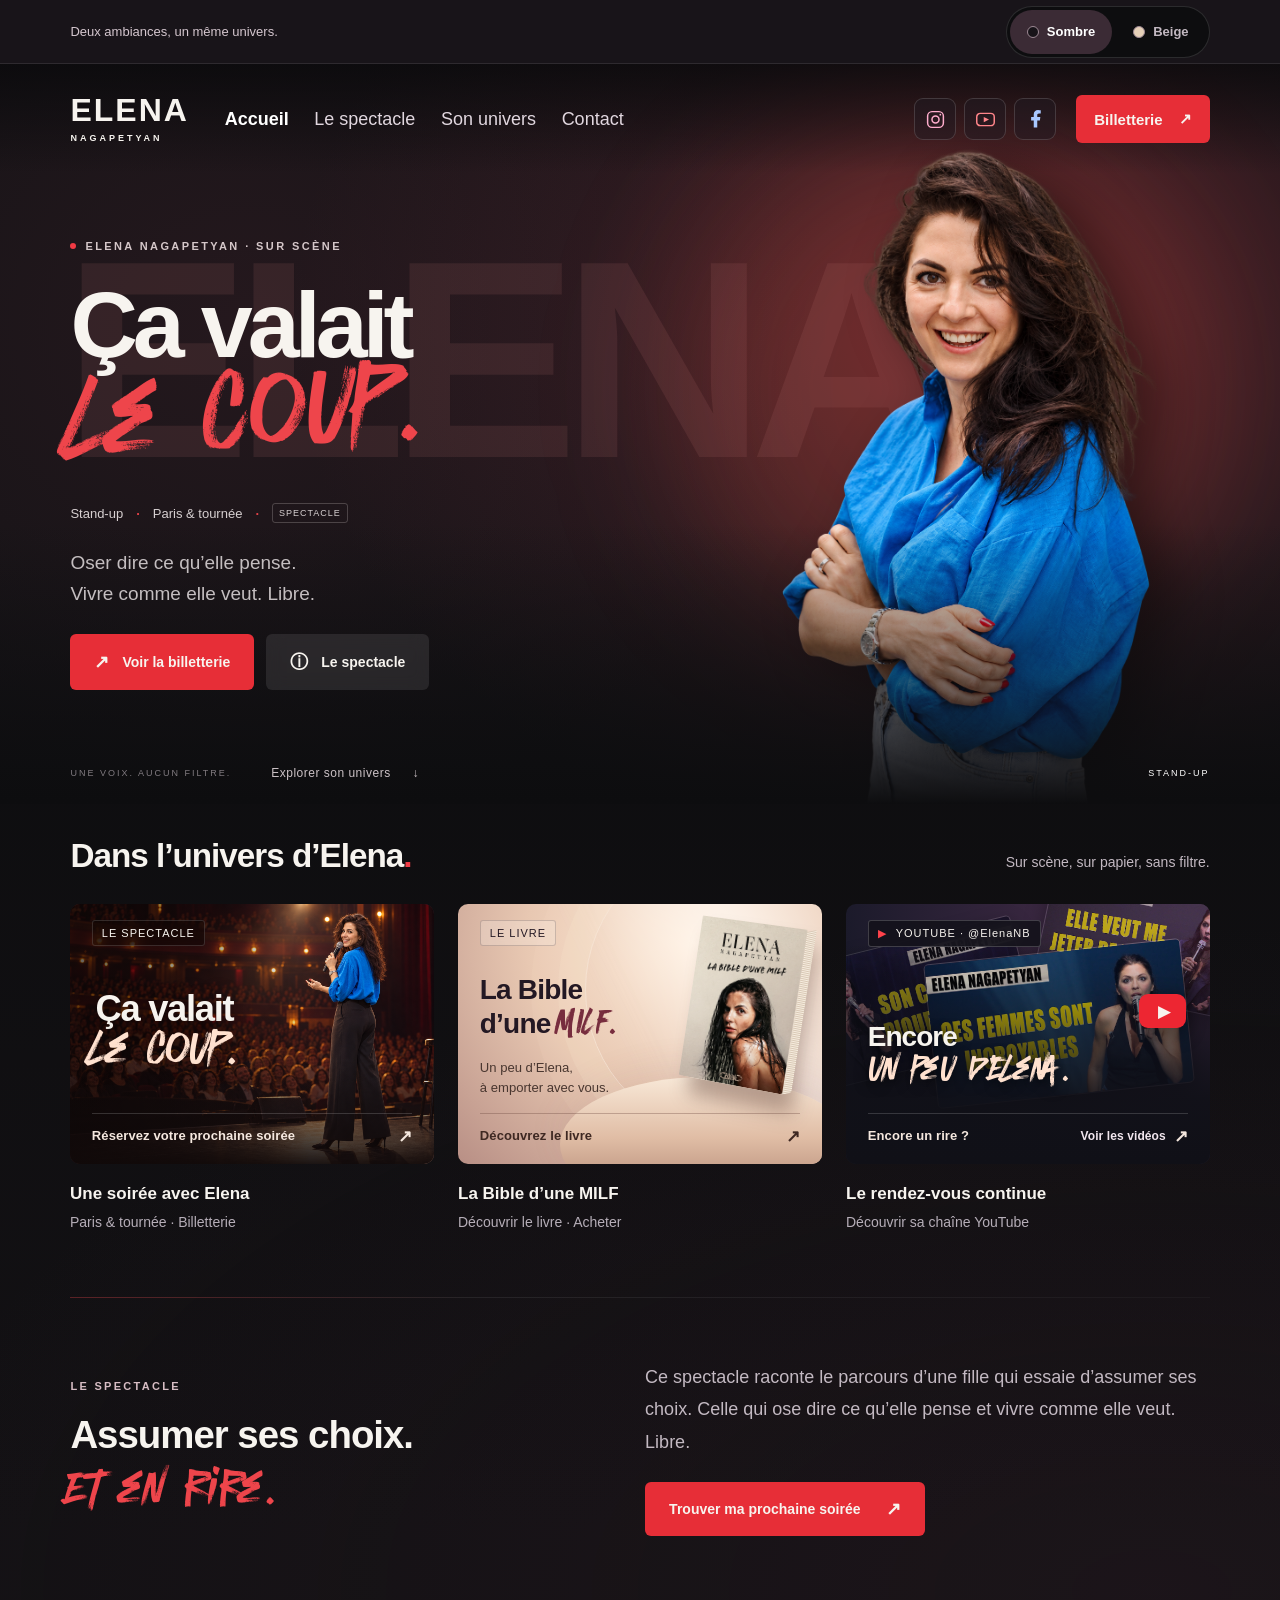
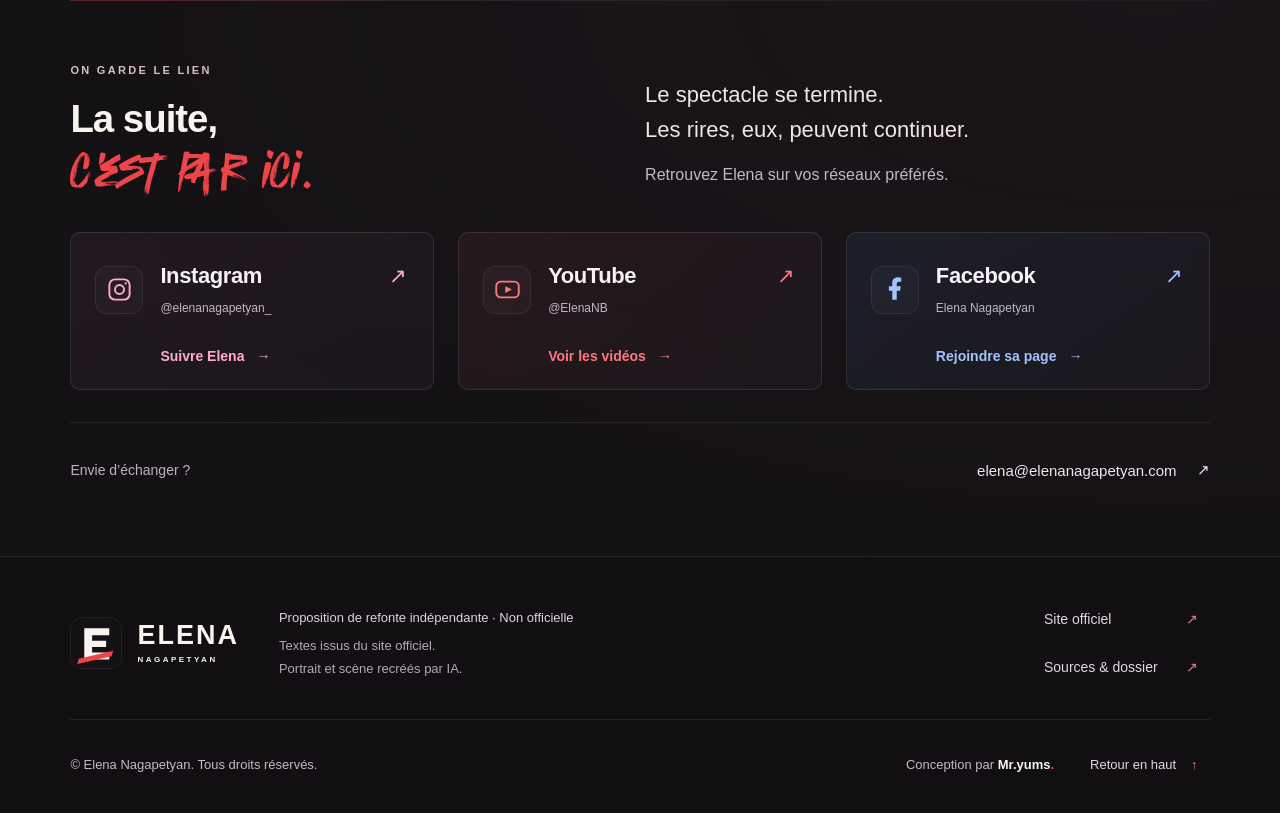
<file: site/index.html>
<!doctype html>
<html lang="fr"><head><meta charset="utf-8"><meta name="viewport" content="width=device-width,initial-scale=1"><meta name="robots" content="noindex,nofollow"><meta name="description" content="Une proposition créative autour de l’univers d’Elena Nagapetyan."><title>Elena — Ça valait le coup · Concept</title><link rel="icon" type="image/png" sizes="32x32" href="assets/favicon-32.png"><link rel="icon" type="image/svg+xml" href="assets/favicon.svg"><link rel="apple-touch-icon" sizes="180x180" href="assets/apple-touch-icon.png"><script src="theme.js?v=1"></script><link rel="stylesheet" href="style.css?v=beige-social-17"></head>
<body>
<div class="theme-preview"><span>Deux ambiances, un même univers.</span><div class="theme-picker" role="group" aria-label="Ambiance du site"><button type="button" data-theme-choice="dark" aria-pressed="true"><i class="swatch-dark" aria-hidden="true"></i>Sombre</button><button type="button" data-theme-choice="beige" aria-pressed="false"><i class="swatch-beige" aria-hidden="true"></i>Beige</button></div></div>
<a class="skip" href="#spectacle">Aller au contenu</a>
<header><a class="brand" href="#accueil" aria-label="Elena, accueil">ELENA<span>NAGAPETYAN</span></a><nav aria-label="Navigation principale"><a class="active" href="#accueil">Accueil</a><a href="#spectacle">Le spectacle</a><a href="#univers">Son univers</a><a href="#contact">Contact</a></nav><div class="header-actions"><div class="header-socials" aria-label="Réseaux sociaux"><a class="header-social header-instagram" href="https://www.instagram.com/elenanagapetyan_/" target="_blank" rel="noopener noreferrer" aria-label="Elena sur Instagram" title="Elena sur Instagram"><svg aria-hidden="true" viewBox="0 0 24 24" fill="none" stroke="currentColor" stroke-width="1.7"><rect x="3" y="3" width="18" height="18" rx="5"/><circle cx="12" cy="12" r="4"/><circle cx="17.5" cy="6.5" r="1" fill="currentColor" stroke="none"/></svg></a><a class="header-social header-youtube" href="https://www.youtube.com/@ElenaNB" target="_blank" rel="noopener noreferrer" aria-label="Elena sur YouTube" title="Elena sur YouTube"><svg aria-hidden="true" viewBox="0 0 24 24" fill="none" stroke="currentColor" stroke-width="1.7"><rect x="2" y="5" width="20" height="14" rx="4"/><path d="m10 9 6 3-6 3Z" fill="currentColor" stroke="none"/></svg></a><a class="header-social header-facebook" href="https://www.facebook.com/p/Elena-Nagapetyan-100076068015422/" target="_blank" rel="noopener noreferrer" aria-label="Elena sur Facebook" title="Elena sur Facebook"><svg aria-hidden="true" viewBox="0 0 24 24" fill="none" stroke="currentColor" stroke-width="1.7"><path d="M14 21v-8h3l.5-4H14V7c0-1 .4-2 2-2h2V1.5A25 25 0 0 0 15 1c-3 0-5 2-5 5v3H7v4h3v8Z" fill="currentColor" stroke="none"/></svg></a></div><a class="tickets" href="https://linktr.ee/elenanb" target="_blank" rel="noopener noreferrer">Billetterie <span>↗</span></a></div></header>
<main><section class="hero" id="accueil"><div class="glow"></div><div class="backword" aria-hidden="true">ELENA</div><img class="portrait" src="assets/elena-hd.png" alt="Elena Nagapetyan" fetchpriority="high"><div class="hero-shade"></div><div class="hero-content"><p class="eyebrow"><span></span> ELENA NAGAPETYAN · SUR SCÈNE</p><h1><span>Ça valait</span><br><em>le coup.</em></h1><div class="metadata"><span>Stand-up</span><b>·</b><span>Paris & tournée</span><b>·</b><span class="tag">SPECTACLE</span></div><p class="intro">Oser dire ce qu’elle pense.<br>Vivre comme elle veut. Libre.</p><div class="actions"><a class="button primary" href="https://linktr.ee/elenanb" target="_blank" rel="noopener noreferrer"><span>↗</span> Voir la billetterie</a><a class="button secondary" href="#spectacle"><span>ⓘ</span> Le spectacle</a></div></div><div class="hero-bottom"><span>UNE VOIX. AUCUN FILTRE.</span><a href="#univers">Explorer son univers <span>↓</span></a><span class="index">STAND-UP</span></div></section>
<section class="catalog section" id="univers"><div class="section-heading"><h2>Dans l’univers d’Elena<span>.</span></h2><span>Sur scène, sur papier, sans filtre.</span></div><div class="cards"><a class="card stage" href="https://linktr.ee/elenanb" target="_blank" rel="noopener noreferrer"><div class="card-art"><span class="pill">LE SPECTACLE</span><img class="scene-photo" src="assets/elena-scene.png" alt="Illustration générée d’Elena debout sur scène face à une salle de spectacle" loading="lazy"><span class="scene-shade" aria-hidden="true"></span><div class="card-title">Ça valait<br><em>le coup.</em></div><span class="card-cta">Réservez votre prochaine soirée <span aria-hidden="true">↗</span></span></div><div class="card-caption"><h3>Une soirée avec Elena</h3><p>Paris & tournée · Billetterie</p></div></a><a class="card book" href="https://www.interforum.fr/Affiliations/accueil.do?refLivre=9782749964133&amp;refEditeur=132&amp;type=P" target="_blank" rel="noopener noreferrer"><div class="card-art"><span class="pill">LE LIVRE</span><span class="book-orbit" aria-hidden="true"></span><span class="book-plinth" aria-hidden="true"></span><div class="book-copy"><strong>La Bible<br><span>d’une <em>MILF.</em></span></strong><small>Un peu d’Elena,<br>à emporter avec vous.</small></div><div class="book-object"><img src="assets/livre-couverture.jpg" alt="Couverture originale de La Bible d’une MILF, Elena Nagapetyan, éditions Michel Lafon" loading="lazy"></div><span class="card-cta">Découvrez le livre <span aria-hidden="true">↗</span></span></div><div class="card-caption"><h3>La Bible d’une MILF</h3><p>Découvrir le livre · Acheter</p></div></a><a class="card video" href="https://www.youtube.com/@ElenaNB" target="_blank" rel="noopener noreferrer"><div class="card-art"><div class="youtube-mosaic" aria-hidden="true"><img class="yt-back" src="assets/youtube-2.jpg" alt="" loading="lazy"><img class="yt-side" src="assets/youtube-3.jpg" alt="" loading="lazy"><img class="yt-front" src="assets/youtube-1.jpg" alt="" loading="lazy"></div><span class="video-shade" aria-hidden="true"></span><span class="pill youtube-label"><span>▶</span> YOUTUBE · @ElenaNB</span><span class="play" aria-hidden="true">▶</span><div class="video-type">Encore<br><em>un peu d’Elena.</em></div><span class="card-cta">Encore un rire ? <span class="cta-action">Voir les vidéos</span> <span aria-hidden="true">↗</span></span></div><div class="card-caption"><h3>Le rendez-vous continue</h3><p>Découvrir sa chaîne YouTube</p></div></a></div></section>
<section class="story section" id="spectacle"><div><p class="eyebrow">LE SPECTACLE</p><h2>Assumer ses choix.<br><em>Et en rire.</em></h2></div><div class="story-copy"><p>Ce spectacle raconte le parcours d’une fille qui essaie d’assumer ses choix. Celle qui ose dire ce qu’elle pense et vivre comme elle veut. Libre.</p><a class="button primary story-booking" href="https://linktr.ee/elenanb" target="_blank" rel="noopener noreferrer">Trouver ma prochaine soirée <span aria-hidden="true">↗</span></a></div></section>
<section class="contact section" id="contact"><div class="contact-heading"><p class="eyebrow">ON GARDE LE LIEN</p><h2>La suite,<br><em>c’est par ici.</em></h2></div><p class="contact-intro">Le spectacle se termine.<br>Les rires, eux, peuvent continuer.<span>Retrouvez Elena sur vos réseaux préférés.</span></p><div class="socials" aria-label="Retrouver Elena sur les réseaux sociaux"><a class="social-link social-instagram" href="https://www.instagram.com/elenanagapetyan_/" target="_blank" rel="noopener noreferrer"><span class="social-icon" aria-hidden="true"><svg viewBox="0 0 24 24" fill="none" stroke="currentColor" stroke-width="1.7"><rect x="3" y="3" width="18" height="18" rx="5"/><circle cx="12" cy="12" r="4"/><circle cx="17.5" cy="6.5" r="1" fill="currentColor" stroke="none"/></svg></span><span class="social-name">Instagram</span><span class="social-handle">@elenanagapetyan_</span><span class="social-arrow" aria-hidden="true">↗</span><span class="social-invite">Suivre Elena <span aria-hidden="true">→</span></span></a><a class="social-link social-youtube" href="https://www.youtube.com/@ElenaNB" target="_blank" rel="noopener noreferrer"><span class="social-icon" aria-hidden="true"><svg viewBox="0 0 24 24" fill="none" stroke="currentColor" stroke-width="1.7"><rect x="2" y="5" width="20" height="14" rx="4"/><path d="m10 9 6 3-6 3Z" fill="currentColor" stroke="none"/></svg></span><span class="social-name">YouTube</span><span class="social-handle">@ElenaNB</span><span class="social-arrow" aria-hidden="true">↗</span><span class="social-invite">Voir les vidéos <span aria-hidden="true">→</span></span></a><a class="social-link social-facebook" href="https://www.facebook.com/p/Elena-Nagapetyan-100076068015422/" target="_blank" rel="noopener noreferrer"><span class="social-icon" aria-hidden="true"><svg viewBox="0 0 24 24" fill="none" stroke="currentColor" stroke-width="1.7"><path d="M14 21v-8h3l.5-4H14V7c0-1 .4-2 2-2h2V1.5A25 25 0 0 0 15 1c-3 0-5 2-5 5v3H7v4h3v8Z" fill="currentColor" stroke="none"/></svg></span><span class="social-name">Facebook</span><span class="social-handle">Elena Nagapetyan</span><span class="social-arrow" aria-hidden="true">↗</span><span class="social-invite">Rejoindre sa page <span aria-hidden="true">→</span></span></a></div><div class="contact-mail"><span>Envie d’échanger ?</span><a class="email" href="mailto:elena@elenanagapetyan.com">elena@elenanagapetyan.com <span aria-hidden="true">↗</span></a></div></section>
</main><footer class="site-footer">
<div class="footer-main"><a class="footer-identity" href="#accueil" aria-label="Elena Nagapetyan — retour à l’accueil"><img src="assets/favicon.svg" width="52" height="52" alt=""><span class="brand">ELENA<span>NAGAPETYAN</span></span></a><p class="footer-note"><strong>Proposition de refonte indépendante · Non officielle</strong><span>Textes issus du site officiel.<br>Portrait et scène recréés par IA.</span></p><nav class="footer-links" aria-label="Informations sur le site"><a href="https://www.elenanagapetyan.com/" target="_blank" rel="noopener noreferrer">Site officiel <span aria-hidden="true">↗</span></a><a href="dossier.html">Sources & dossier <span aria-hidden="true">↗</span></a></nav></div>
<div class="footer-credits"><span>© Elena Nagapetyan. Tous droits réservés.</span><span class="footer-signature">Conception par <strong>Mr.yums<span aria-hidden="true">.</span></strong></span><a class="back-to-top" href="#accueil">Retour en haut <span aria-hidden="true">↑</span></a></div>
</footer>
<script src="interactions.js?v=3" defer></script>
</body></html>
</file>
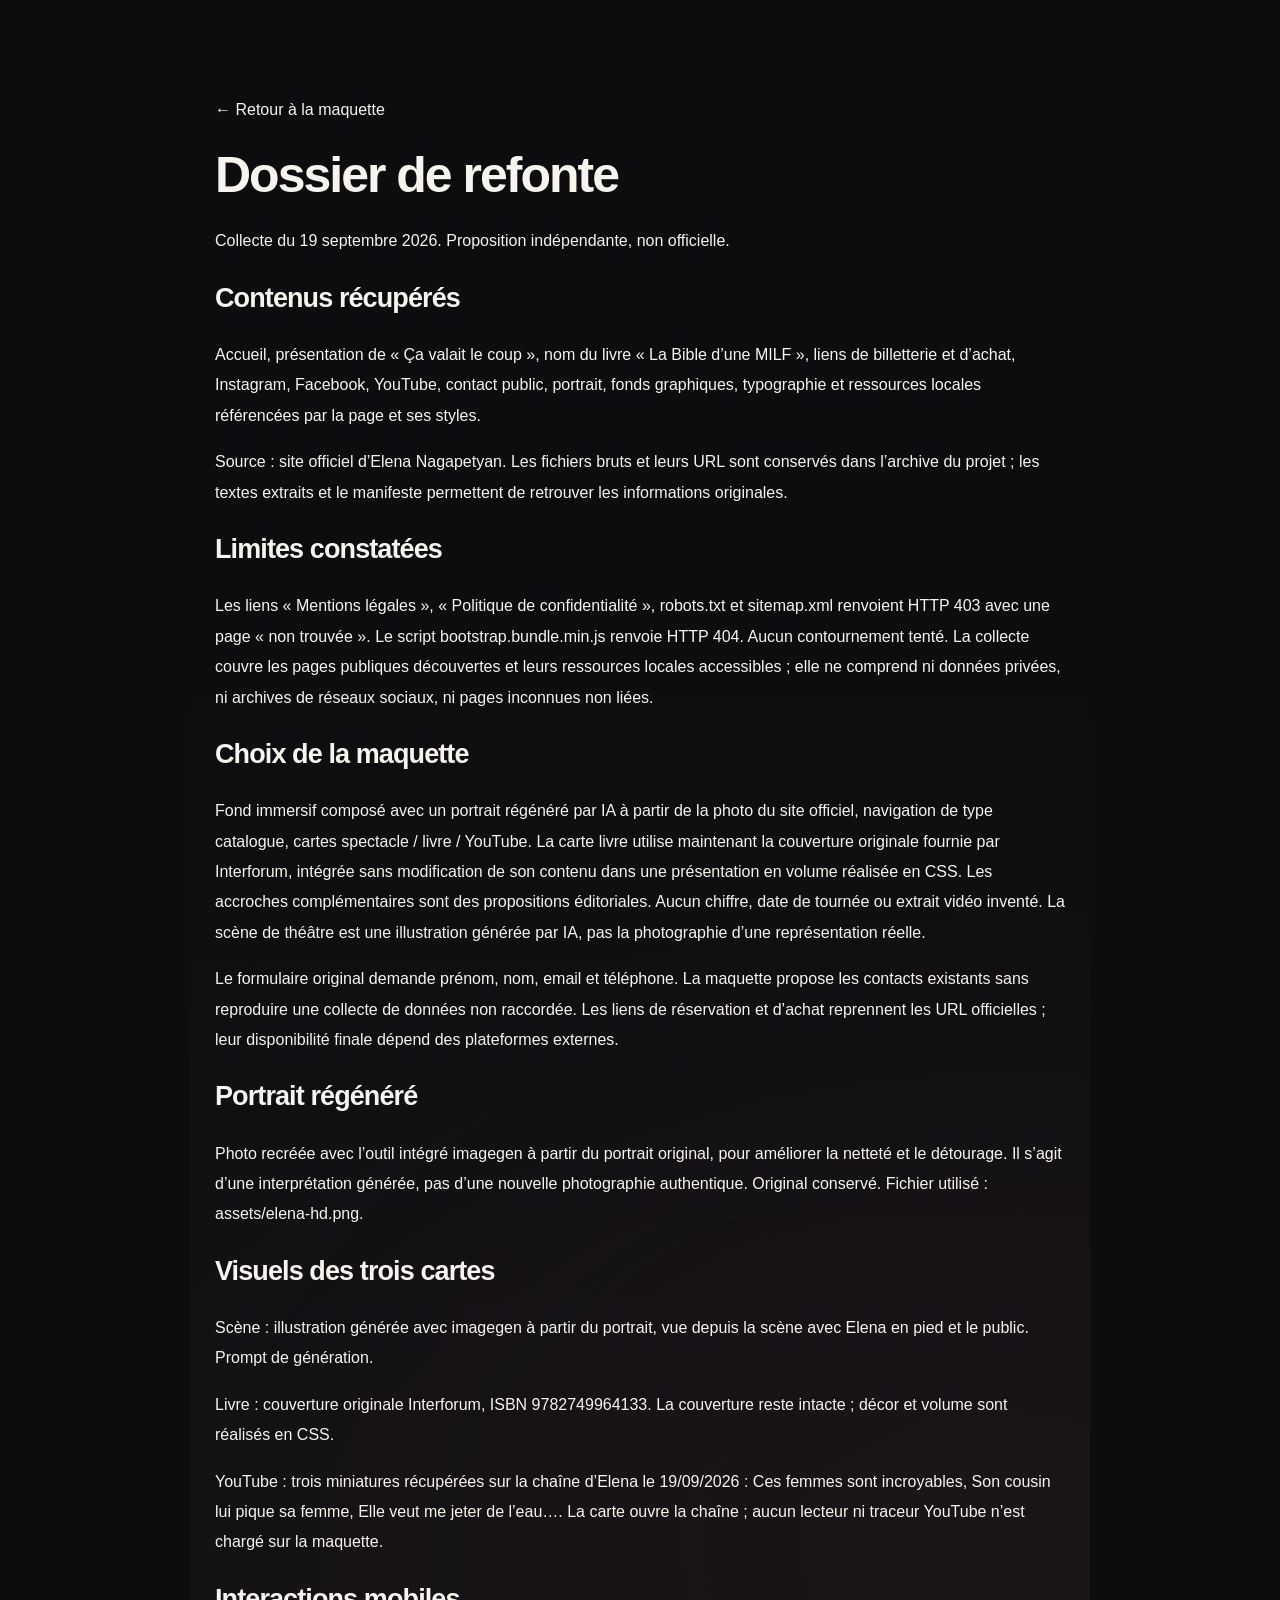
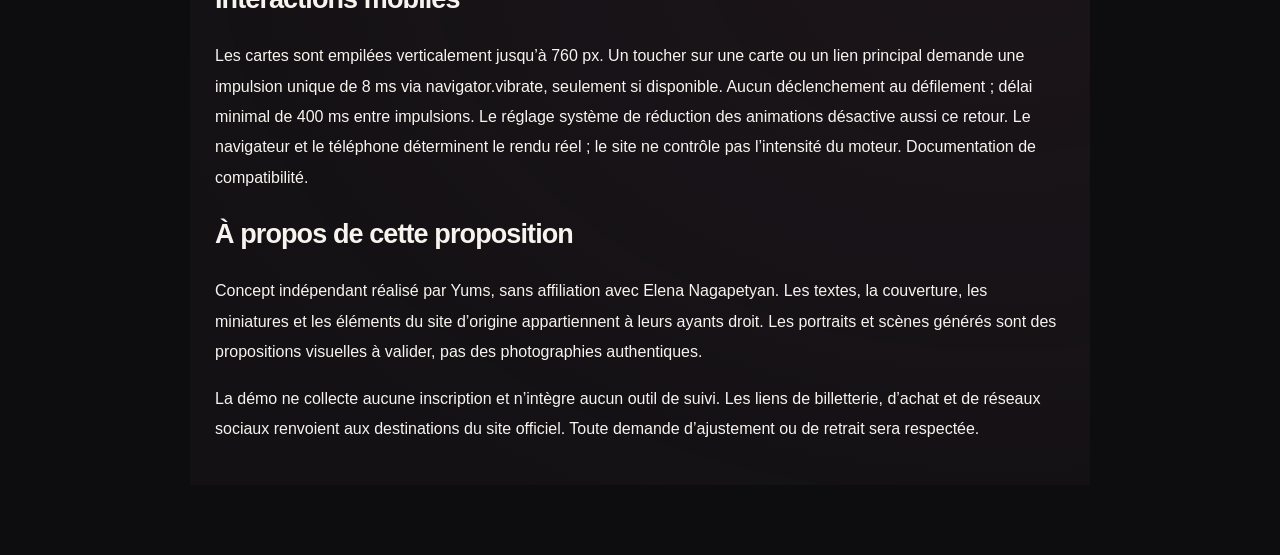
<file: site/dossier.html>
<!doctype html><html lang="fr"><meta charset="utf-8"><meta name="viewport" content="width=device-width,initial-scale=1"><meta name="robots" content="noindex,nofollow"><title>Dossier de refonte — Elena</title><link rel="icon" type="image/png" sizes="32x32" href="assets/favicon-32.png"><link rel="icon" type="image/svg+xml" href="assets/favicon.svg"><link rel="apple-touch-icon" sizes="180x180" href="assets/apple-touch-icon.png"><link rel="stylesheet" href="style.css"><main style="max-width:900px;margin:70px auto;padding:25px;line-height:1.9"><a href="index.html">← Retour à la maquette</a><h1 style="font-size:50px;letter-spacing:-2px">Dossier de refonte</h1><p>Collecte du 19 septembre 2026. Proposition indépendante, non officielle.</p><h2>Contenus récupérés</h2><p>Accueil, présentation de « Ça valait le coup », nom du livre « La Bible d’une MILF », liens de billetterie et d’achat, Instagram, Facebook, YouTube, contact public, portrait, fonds graphiques, typographie et ressources locales référencées par la page et ses styles.</p><p>Source : <a href="https://www.elenanagapetyan.com/">site officiel d’Elena Nagapetyan</a>. Les fichiers bruts et leurs URL sont conservés dans l’archive du projet ; les textes extraits et le manifeste permettent de retrouver les informations originales.</p><h2>Limites constatées</h2><p>Les liens « Mentions légales », « Politique de confidentialité », robots.txt et sitemap.xml renvoient HTTP 403 avec une page « non trouvée ». Le script bootstrap.bundle.min.js renvoie HTTP 404. Aucun contournement tenté. La collecte couvre les pages publiques découvertes et leurs ressources locales accessibles ; elle ne comprend ni données privées, ni archives de réseaux sociaux, ni pages inconnues non liées.</p><h2>Choix de la maquette</h2><p>Fond immersif composé avec un portrait régénéré par IA à partir de la photo du site officiel, navigation de type catalogue, cartes spectacle / livre / YouTube. La carte livre utilise maintenant la couverture originale fournie par Interforum, intégrée sans modification de son contenu dans une présentation en volume réalisée en CSS. Les accroches complémentaires sont des propositions éditoriales. Aucun chiffre, date de tournée ou extrait vidéo inventé. La scène de théâtre est une illustration générée par IA, pas la photographie d’une représentation réelle.</p><p>Le formulaire original demande prénom, nom, email et téléphone. La maquette propose les contacts existants sans reproduire une collecte de données non raccordée. Les liens de réservation et d’achat reprennent les URL officielles ; leur disponibilité finale dépend des plateformes externes.</p><h2>Portrait régénéré</h2><p>Photo recréée avec l’outil intégré imagegen à partir du portrait original, pour améliorer la netteté et le détourage. Il s’agit d’une interprétation générée, pas d’une nouvelle photographie authentique. Original conservé. Fichier utilisé : <a href="assets/elena-hd.png">assets/elena-hd.png</a>.</p><h2>Visuels des trois cartes</h2><p>Scène : <a href="assets/elena-scene.png">illustration générée avec imagegen</a> à partir du portrait, vue depuis la scène avec Elena en pied et le public. <a href="https://github.com/Mr-yums/elena-concept/blob/main/docs/scene-prompt.txt">Prompt de génération</a>.</p><p>Livre : <a href="https://images.interforum.fr/978274/99/64/9782749964133WEB.jpg">couverture originale Interforum</a>, ISBN 9782749964133. La couverture reste intacte ; décor et volume sont réalisés en CSS.</p><p>YouTube : trois miniatures récupérées sur <a href="https://www.youtube.com/@ElenaNB/videos">la chaîne d’Elena</a> le 19/09/2026 : <a href="https://www.youtube.com/watch?v=VhtBZRbJqCU">Ces femmes sont incroyables</a>, <a href="https://www.youtube.com/watch?v=33CzCwHyKsQ">Son cousin lui pique sa femme</a>, <a href="https://www.youtube.com/watch?v=DvfW4JqS9_U">Elle veut me jeter de l’eau…</a>. La carte ouvre la chaîne ; aucun lecteur ni traceur YouTube n’est chargé sur la maquette.</p><h2>Interactions mobiles</h2><p>Les cartes sont empilées verticalement jusqu’à 760 px. Un toucher sur une carte ou un lien principal demande une impulsion unique de 8 ms via navigator.vibrate, seulement si disponible. Aucun déclenchement au défilement ; délai minimal de 400 ms entre impulsions. Le réglage système de réduction des animations désactive aussi ce retour. Le navigateur et le téléphone déterminent le rendu réel ; le site ne contrôle pas l’intensité du moteur. <a href="https://developer.mozilla.org/en-US/docs/Web/API/Navigator/vibrate">Documentation de compatibilité</a>.</p><h2>À propos de cette proposition</h2><p>Concept indépendant réalisé par Yums, sans affiliation avec Elena Nagapetyan. Les textes, la couverture, les miniatures et les éléments du site d’origine appartiennent à leurs ayants droit. Les portraits et scènes générés sont des propositions visuelles à valider, pas des photographies authentiques.</p><p>La démo ne collecte aucune inscription et n’intègre aucun outil de suivi. Les liens de billetterie, d’achat et de réseaux sociaux renvoient aux destinations du site officiel. Toute demande d’ajustement ou de retrait sera respectée.</p></main></html>
</file>
<file: site/style.css>
@font-face{font-family:Marker;src:url('assets/marker.woff2') format('woff2');font-display:swap}*{box-sizing:border-box}html{scroll-behavior:smooth;scroll-padding-top:110px}body{margin:0;background:#0d0d0f;color:#f7f4ef;font-family:Arial,Helvetica,sans-serif}a{color:inherit;text-decoration:none}a:focus-visible{outline:3px solid #ff575b;outline-offset:6px}header{height:102px;padding:0 5.5%;display:flex;align-items:center;gap:65px;position:absolute;inset:0 0 auto;z-index:5;background:linear-gradient(#09090bc9,transparent)}.brand{font-size:32px;font-weight:900;letter-spacing:2px;line-height:.9}.brand span{display:block;font-size:9px;letter-spacing:3px;margin-top:9px}nav{display:flex;gap:30px;align-items:center;font-size:13px;color:#c5c1c1}nav a:hover,nav .active{color:#fff}.tickets{margin-left:auto;background:#e72e37;padding:12px 20px;border-radius:4px;font-size:13px;font-weight:bold}.tickets span{margin-left:18px}.hero{height:790px;min-height:700px;position:relative;overflow:hidden;background:radial-gradient(ellipse at 75% 36%,#62252c 0%,#28191e 32%,#141316 62%)}.glow{position:absolute;right:5%;top:8%;height:530px;width:530px;border-radius:50%;background:#e85d4930;filter:blur(70px)}.backword{position:absolute;left:39%;top:150px;font-size:clamp(180px,24vw,400px);font-weight:900;letter-spacing:-20px;color:#c2787130;line-height:1}.portrait{position:absolute;height:880px;width:auto;right:6%;top:70px;filter:drop-shadow(-25px 15px 25px #0007)}.hero-shade{position:absolute;inset:0;background:linear-gradient(90deg,#0d0d0fa6 0%,transparent 65%),linear-gradient(0deg,#0d0d0f 0%,transparent 38%)}.hero-content{position:relative;padding:195px 5.5% 0;max-width:750px}.eyebrow{font-size:10px;font-weight:bold;letter-spacing:2.6px;color:#d5c7c9;display:flex;align-items:center;gap:9px}.eyebrow>span{width:6px;height:6px;background:#f03a44;border-radius:50%}h1{font-size:clamp(70px,7.7vw,118px);letter-spacing:-6px;line-height:1.02;margin:25px 0 25px}em{font-family:Marker,Georgia,serif;font-weight:400;font-style:normal;color:#ee454b}h1 em{font-size:1.04em;letter-spacing:-2px;display:inline-block;transform:rotate(-4deg)}.metadata{display:flex;gap:13px;align-items:center;color:#d7d0d1;font-size:12px}.metadata b{color:#e54248}.tag{border:1px solid #9c92935e;border-radius:3px;padding:4px 6px;font-size:9px;letter-spacing:1px}.intro{font-size:18px;line-height:1.65;color:#c4bec0;margin:24px 0}.actions{display:flex;gap:12px}.button{display:inline-flex;align-items:center;gap:13px;padding:16px 22px;border-radius:4px;font-size:13px;font-weight:bold;transition:transform .2s,background .2s}.button:hover{transform:translateY(-3px)}.primary{background:#e72e37}.primary:hover,.tickets:hover{background:#ff4048}.secondary{background:#ffffff18;backdrop-filter:blur(8px)}.button span{font-size:18px}.hero-bottom{position:absolute;bottom:32px;left:5.5%;right:5.5%;display:flex;justify-content:space-between;align-items:center;color:#817b80;font-size:9px;letter-spacing:2px}.hero-bottom a{color:#ccc2c6;letter-spacing:.5px;font-size:11px}.hero-bottom a span{margin-left:18px}.index{color:#fff}.index i{font-style:normal;color:#51484d;margin:0 8px}.section{padding:40px 5.5% 65px}.section-heading{display:flex;align-items:center;justify-content:space-between;margin-bottom:26px}h2{font-size:27px;letter-spacing:-.9px;margin:0}.section-heading h2 span{color:#f13c46}.section-heading>span{color:#858187;font-size:12px}.cards{display:grid;grid-template-columns:repeat(3,1fr);gap:22px}.card{min-width:0}.card-art{height:250px;position:relative;overflow:hidden;border-radius:7px;transition:transform .3s,box-shadow .3s}.card:hover .card-art{transform:translateY(-6px);box-shadow:0 15px 40px #0006}.pill{position:absolute;top:18px;left:18px;background:#0005;backdrop-filter:blur(8px);border:1px solid #ffffff25;border-radius:3px;padding:6px 8px;font-size:8px;letter-spacing:1.5px;z-index:2}.stage .card-art{background:radial-gradient(ellipse at right,#81413e,#33212a 70%)}.stage img{position:absolute;height:395px;right:0;top:20px}.card-title{position:absolute;left:22px;bottom:33px;font-weight:900;font-size:37px;letter-spacing:-1.4px;line-height:1}.card-title em{font-size:44px;color:#ffcebd}.round{position:absolute;bottom:17px;right:17px;border-radius:50%;border:1px solid #fff6;width:29px;height:29px;display:grid;place-items:center;font-size:16px}.book .card-art{background:#d9b8cd;color:#231823}.book .pill{background:#ffffff35;border-color:#23182330}.book-small{position:absolute;top:70px;left:24px;font-size:9px;font-weight:bold;letter-spacing:2px}.book-type{position:absolute;left:24px;top:98px;font-size:40px;font-weight:900;letter-spacing:-2px;line-height:1.05}.book-type em{color:#903751;font-size:48px}.book-type>span{position:absolute;left:260px;top:-5px;font-size:100px;transform:rotate(-20deg);color:#9f68885c}.book .round{border-color:#23182350}.video .card-art{background:repeating-linear-gradient(125deg,transparent 0 30px,#ffffff03 30px 31px),radial-gradient(ellipse at 80% 10%,#71492c,#241c1c)}.play{position:absolute;right:30px;top:60px;width:70px;height:70px;border-radius:50%;border:1px solid #fff5;background:#ffffff0a;display:grid;place-items:center;font-size:24px;padding-left:5px}.video-type{position:absolute;bottom:35px;left:24px;font-size:27px;font-weight:800;letter-spacing:-1px}.video-type em{font-size:33px;color:#e3bb91}.card-caption h3{font-size:14px;margin:18px 0 8px}.card-caption p{font-size:11px;margin:0;color:#8f8990}.story{display:grid;grid-template-columns:1fr 1fr;gap:60px;border-top:1px solid #ffffff0c;padding-top:65px;padding-bottom:75px}.story h2{font-size:44px;line-height:1.2;margin-top:20px}.story h2 em{font-size:53px}.story-copy{padding-top:20px;max-width:510px}.story-copy p{font-size:17px;line-height:1.9;color:#aca6ac}.text-link{display:inline-flex;gap:30px;font-size:13px;border-bottom:1px solid #e33c4259;padding:15px 0}.contact{background:#151416;padding-top:50px;display:grid;grid-template-columns:1fr auto;align-items:center;gap:25px}.contact h2{font-size:36px;margin-top:20px}.contact h2 em{font-size:43px}.socials{display:flex;gap:25px;font-size:13px;color:#c9c1c9}.socials a:hover,.text-link:hover{color:#ff575b}.email{font-size:12px;color:#a69ea8;grid-column:2}footer{display:flex;align-items:center;gap:32px;padding:40px 5.5%;color:#878089;font-size:10px}footer .brand{font-size:23px;color:#e5dce4}footer .brand span{font-size:6px}footer p{line-height:1.8;margin-right:auto}.skip{position:absolute;top:-80px;z-index:10;background:#fff;color:#111;padding:15px}.skip:focus{top:0}@media(min-width:1600px){.hero-content{padding-top:210px}.portrait{right:12%}.hero{height:860px}}@media(max-width:900px){header{gap:30px}nav{gap:18px}.portrait{right:-15%;opacity:.8}.hero-content{max-width:620px}.card-art{height:220px}.book-type{font-size:30px}.book-type em{font-size:36px}.stage img{right:-35px}.card-title{font-size:28px}.card-title em{font-size:35px}.video-type{font-size:23px}.video-type em{font-size:28px}.play{right:20px;top:55px;width:50px;height:50px}.contact{grid-template-columns:1fr}.email{grid-column:1}}@media(max-width:620px){header{height:85px;padding:0 6%;gap:0}.brand{font-size:27px}nav{display:none}.tickets{padding:11px 14px}.hero{height:790px;min-height:0}.portrait{height:640px;right:-35px;top:75px;opacity:.8}.backword{top:140px;left:4%;font-size:155px;letter-spacing:-10px}.hero-shade{background:linear-gradient(0deg,#0d0d0f 5%,#0d0d0fbb 40%,transparent 85%),linear-gradient(90deg,#0d0d0f55,transparent)}.hero-content{padding:350px 6% 0}h1{font-size:69px;letter-spacing:-3px;margin:18px 0}.eyebrow{font-size:8px;letter-spacing:1.8px}.intro{font-size:15px;margin:18px 0}.metadata{font-size:10px;gap:9px}.button{padding:13px 14px;font-size:11px}.hero-bottom{bottom:16px;left:6%;right:6%}.hero-bottom>span:first-child{display:none}.hero-bottom a{font-size:10px}.section{padding:35px 6% 45px}.section-heading{align-items:start;gap:10px}.section-heading h2{font-size:23px}.section-heading>span{display:none}.cards{display:flex;overflow-x:auto;scroll-snap-type:x mandatory;gap:15px;padding:8px 0 18px}.card{flex:0 0 85%;scroll-snap-align:start}.card-art{height:225px}.stage img{right:0}.card-title{font-size:35px}.book-type{font-size:36px}.book-type em{font-size:45px}.story{grid-template-columns:1fr;gap:8px}.story h2{font-size:35px}.story h2 em{font-size:43px}.story-copy p{font-size:15px}.contact h2{font-size:28px}.contact h2 em{font-size:34px}.socials{gap:22px;font-size:12px}footer{flex-wrap:wrap;gap:20px;padding:30px 6%}footer p{flex-basis:65%;font-size:9px}}@media(prefers-reduced-motion:reduce){html{scroll-behavior:auto}*{transition:none!important}}

/* Catalogue : scène, couverture originale et chaîne YouTube. */
.stage img.scene-photo{inset:0;width:100%;height:100%;object-fit:cover;object-position:center;filter:none}
.scene-shade{position:absolute;inset:0;background:linear-gradient(0deg,#100909b8,transparent 65%),linear-gradient(90deg,#160b0b55,transparent 65%)}
.stage .card-title{font-size:31px;bottom:24px;text-shadow:0 2px 18px #0008}.stage .card-title em{font-size:40px}
.book .card-art{background:radial-gradient(ellipse at 65% 15%,#ffeddb 0%,#e8c8b2 50%,#b88f85 100%);isolation:isolate}
.book .card-art::before{content:"";position:absolute;width:270px;height:360px;right:-70px;top:-105px;transform:rotate(-26deg);background:linear-gradient(90deg,transparent,#fff8,transparent);filter:blur(15px)}
.book-orbit{position:absolute;width:295px;height:295px;border:1px solid #f8e9d9b3;border-radius:50%;left:35%;top:-62px;box-shadow:0 0 0 27px #f5e7d027,0 0 0 54px #f5e7d015}
.book-plinth{position:absolute;right:-8%;bottom:-72px;width:80%;height:135px;border-radius:50%;background:linear-gradient(#f8e8d7 0%,#e0bda5 45%,#a57967);box-shadow:0 -12px 35px #7e4e5b17}
.book-copy{position:absolute;left:22px;top:74px;width:43%;z-index:2}.book-copy>span{font-size:8px;line-height:1.5;letter-spacing:2.2px;color:#644943}.book-copy strong{display:block;font-size:25px;line-height:1.05;letter-spacing:-.8px;margin:14px 0 12px}.book-copy em{font-size:31px;color:#863846}.book-copy small{display:block;font-size:10px;line-height:1.5;color:#70534c}
.book-object{position:absolute;right:12%;top:24px;height:195px;aspect-ratio:400/604;transform:perspective(750px) rotateY(-13deg) rotateZ(9deg);transform-style:preserve-3d;box-shadow:12px 17px 18px #56332863;transition:transform .35s}
.book-object::after{content:"";position:absolute;top:2px;bottom:0;left:100%;width:9px;background:repeating-linear-gradient(0deg,#f6eddf 0 1px,#d9c8b5 1px 2px);transform:skewY(-20deg);transform-origin:left;border-radius:0 2px 3px 0}
.book-object img{display:block;width:100%;height:100%;border-radius:2px;position:relative;z-index:1;box-shadow:inset 3px 0 5px #0003}
.book:hover .book-object{transform:perspective(750px) rotateY(-7deg) rotateZ(5deg) translateY(-3px)}
.video .card-art{background:radial-gradient(ellipse at top right,#543354,#141725 80%)}
.youtube-mosaic{position:absolute;inset:0}.youtube-mosaic img{position:absolute;aspect-ratio:720/404;object-fit:cover;border-radius:5px;border:1px solid #ffffff36;box-shadow:0 8px 20px #0008}
.yt-back{width:62%;left:-12%;top:36px;transform:rotate(-14deg);opacity:.65}.yt-side{width:59%;right:-13%;top:-22px;transform:rotate(12deg);opacity:.65}.yt-front{width:71%;left:23%;top:47px;transform:rotate(-6deg)}
.video-shade{position:absolute;inset:0;background:linear-gradient(0deg,#101017 0%,#101017dd 15%,#10101700 65%)}
.youtube-label{background:#13121add;border-color:#ffffff30}.youtube-label>span{color:#ff424b;margin-right:5px}
.video .play{width:47px;height:34px;right:24px;top:auto;bottom:92px;border-radius:9px;background:#ed2632;border:0;box-shadow:0 5px 20px #0007;font-size:17px}
.video .video-type{bottom:24px;font-size:26px}.video .video-type em{font-size:31px;color:#e8c0b0}
@media(max-width:1100px) and (min-width:621px){.book-object{right:10%;height:160px;top:33px}.book-copy{left:16px;top:64px}.book-copy strong{font-size:19px}.book-copy em{font-size:25px}.book-copy small{font-size:9px}.book-copy>span{font-size:7px;letter-spacing:1px}.stage .card-title{font-size:26px}.stage .card-title em{font-size:33px}.video .video-type{font-size:23px}.video .video-type em{font-size:26px}}
@media(max-width:620px){.book-object{height:172px;top:26px;right:10%}.book-copy{left:18px;top:64px}.book-copy strong{font-size:22px;margin:12px 0}.book-copy em{font-size:28px}.book-copy>span{font-size:7px}.book-copy small{font-size:9px}.video .video-type{font-size:24px}.video .video-type em{font-size:29px}.stage .card-title{font-size:28px}.stage .card-title em{font-size:35px}}

/* Garder le haut du plan original visible dans tous les formats de carte. */
.stage img.scene-photo{object-position:center top}

/* Invitations discrètes, intégrées au bas de chaque visuel. */
.card-cta{position:absolute;z-index:3;left:22px;right:22px;bottom:15px;display:flex;align-items:center;gap:8px;min-height:25px;font-size:10px;line-height:1.4;font-weight:500;letter-spacing:.1px;color:#f5e8df;border-top:1px solid #ffffff29;padding-top:9px}
.card-cta>span:last-child{margin-left:auto;font-size:17px;line-height:1;transition:transform .2s}
.card:hover .card-cta>span:last-child,.card:focus-visible .card-cta>span:last-child{transform:translate(2px,-2px)}
.stage .card-title{bottom:56px;font-size:28px}.stage .card-title em{font-size:36px;color:#ffe1cf}
.stage .scene-shade{background:linear-gradient(0deg,#100909f2 0%,#10090999 25%,transparent 65%),linear-gradient(90deg,#160b0b66,transparent 65%)}
.book .card-cta{color:#51352e;border-color:#67443935}.book-object{height:172px;top:19px}.book-copy{top:61px}.book-copy strong{margin:10px 0}.book-copy small{font-size:9px;line-height:1.4}.book-plinth{bottom:-48px}
.video .video-shade{background:linear-gradient(0deg,#101017 0%,#101017f5 20%,#101017a6 44%,transparent 78%)}
.video .video-type{bottom:57px;font-size:24px;text-shadow:0 2px 14px #000b}.video .video-type em{font-size:29px;color:#ffe1cf}.video .play{bottom:104px}.cta-action{color:#cfc4ca;font-size:9px;margin-left:auto}.video .card-cta>span:last-child{margin-left:0}
@media(max-width:1100px) and (min-width:621px){.card-cta{left:16px;right:16px;font-size:9px}.book-object{height:140px;top:24px}.book-copy{top:58px}.book-copy strong{font-size:18px;margin:8px 0}.book-copy em{font-size:23px}.book-copy small{font-size:8px}.stage .card-title{font-size:24px}.stage .card-title em{font-size:31px}.video .video-type{font-size:21px}.video .video-type em{font-size:25px}.cta-action{font-size:8px}}
@media(max-width:620px){.card-cta{left:18px;right:18px;font-size:9px;bottom:14px}.book-object{height:153px;top:18px}.book-copy{top:57px}.book-copy strong{font-size:20px;margin:9px 0}.book-copy em{font-size:25px}.book-copy small{font-size:8px}.stage .card-title{bottom:55px;font-size:26px}.stage .card-title em{font-size:33px}.video .video-type{bottom:56px;font-size:23px}.video .video-type em{font-size:27px}.video .play{bottom:105px;width:41px;height:30px}.cta-action{font-size:8px}}

/* Une même largeur de composition, y compris sur écran ultralarge. */
:root{--page-gutter:max(5.5vw,calc((100vw - 1280px)/2))}
header,.section,footer{padding-inline:var(--page-gutter)}
.hero{height:auto;min-height:790px;padding-bottom:115px}
.hero-content{margin-left:var(--page-gutter);padding:195px 0 0;width:min(600px,calc(100% - var(--page-gutter) * 2));max-width:none}
.hero h1>span,.hero h1>em{white-space:nowrap}
.portrait{right:calc(var(--page-gutter) + 8px)}
.hero-bottom{left:var(--page-gutter);right:var(--page-gutter)}
.backword{left:calc(50% - 160px);font-size:clamp(180px,24vw,360px)}
.glow{right:var(--page-gutter)}
.story{column-gap:48px}
@media(min-width:1600px){.hero-content{padding-top:195px}.hero{min-height:790px}}
@media(min-width:621px) and (max-width:1000px){
 .cards{display:flex;overflow-x:auto;scroll-snap-type:x mandatory;padding:8px 0 18px;gap:20px}
 .card{flex:0 0 320px;scroll-snap-align:start}.card-art{height:235px}
 .portrait{right:-8%;opacity:.8}.hero h1{font-size:clamp(76px,10vw,100px)}
}
@media(max-width:620px){
 :root{--page-gutter:6vw}
 .hero{min-height:790px;padding-bottom:85px}
 .hero-content{padding-top:350px;width:calc(100% - var(--page-gutter) * 2)}
 .hero h1{font-size:clamp(53px,17.7vw,69px)}
 .portrait{right:-35px}.backword{left:4%;font-size:155px}
 .story{gap:8px}
}

/* Lecture mobile en continu : les trois cartes suivent le défilement vertical. */
@media(max-width:760px){
 .cards{display:grid;grid-template-columns:minmax(0,1fr);gap:30px;overflow:visible;scroll-snap-type:none;padding:0;max-width:480px;margin-inline:auto}
 .card{width:100%;min-width:0;scroll-snap-align:none}
 .card-art{height:auto;min-height:225px;aspect-ratio:1.5}
 .card-caption h3{font-size:16px;margin-top:15px}.card-caption p{font-size:12px;line-height:1.5}
 .card-cta{font-size:11px;min-height:32px;bottom:15px}.cta-action{font-size:10px}
 .stage .card-title{bottom:65px;font-size:29px}.stage .card-title em{font-size:37px}
 .video .video-type{bottom:66px;font-size:26px}.video .video-type em{font-size:30px}
 .video .play{bottom:116px}
 .book-object{height:64%;top:7%;right:10%}.book-copy{top:25%;left:18px}
 .book-copy strong{font-size:24px;margin:10px 0}.book-copy em{font-size:30px}.book-copy small{font-size:10px}.book-copy>span{font-size:8px}
 .story{grid-template-columns:1fr;gap:8px}
}
@media(hover:none){
 .card:hover .card-art{transform:none;box-shadow:none}
 .book:hover .book-object{transform:perspective(750px) rotateY(-13deg) rotateZ(9deg)}
 .button:hover{transform:none}
 .card:active .card-art{filter:brightness(.95)}
 .button:active,.tickets:active{filter:brightness(.92)}
}
@media(max-width:760px){.book-copy strong{font-size:22px;margin:7px 0}.book-copy em{font-size:28px}.book-copy small{font-size:9px}}
/* Rééquilibrer le poids visuel du titre et du portrait sur ordinateur. */
@media(min-width:1101px){
 :root{--page-gutter:max(5.5vw,calc((100vw - 1440px)/2))}
 .hero{background:radial-gradient(ellipse 650px 550px at calc(50% - 390px) 35%,#46222c55,transparent 90%),radial-gradient(ellipse 820px 650px at calc(50% + 350px) 35%,#62252c 0%,#28191e 50%,#141316 85%)}
 .hero-content{width:min(660px,calc(100% - var(--page-gutter) * 2));padding-top:175px}
 .hero h1{font-size:clamp(90px,8vw,132px);line-height:1.05;margin-top:25px;margin-bottom:30px;letter-spacing:-5px}
 .hero h1 em{transform:rotate(-3deg);transform-origin:left center;padding-left:10px}
 .hero .intro{font-size:20px;line-height:1.65;margin:25px 0 28px}
 .hero .metadata{font-size:13px}.hero .eyebrow{font-size:11px;letter-spacing:2.4px}
 .hero .button{padding:17px 25px;font-size:14px}
 .portrait{height:850px;right:calc(var(--page-gutter) + 65px);top:85px}
 .backword{left:50%;top:155px;transform:translateX(-50%);font-size:clamp(230px,23vw,370px);color:#c2787121;letter-spacing:-16px}
 .hero-shade{background:linear-gradient(0deg,#0d0d0f 0%,transparent 38%)}
 .hero-bottom{justify-content:flex-start;gap:40px}.hero-bottom .index{margin-left:auto}
}
@media(min-width:1600px){
 .card-art{height:280px}.book-object{height:195px;top:22px}.book-copy{top:72px}
 .book-copy strong{font-size:28px}.book-copy em{font-size:34px}.book-copy small{font-size:10px}
 .card-cta{font-size:11px}.cta-action{font-size:10px}
 .stage .card-title{font-size:31px}.stage .card-title em{font-size:40px}
 .video .video-type{font-size:27px}.video .video-type em{font-size:33px}
}
/* Dimensionner les textes selon la carte, pas selon la largeur de l'écran. */
.card{container-type:inline-size}
.card .card-art{height:clamp(260px,65cqw,310px);min-height:0;aspect-ratio:auto}
.card .pill{font-size:11px;letter-spacing:1px;padding:6px 9px;top:16px;left:6%}
.stage .card-title{left:7%;top:49%;bottom:auto;width:57%;transform:translateY(-50%);font-size:clamp(32px,10cqw,48px);line-height:1.08;letter-spacing:-1.3px}
.stage .card-title em{font-size:1.14em;white-space:nowrap}
.stage .scene-shade{background:linear-gradient(0deg,#100909f2,transparent 40%),linear-gradient(90deg,#100909a6 0%,#10090959 40%,transparent 70%)}
.card .card-cta{left:6%;right:6%;bottom:17px;font-size:13px;font-weight:600;min-height:34px;padding-top:11px;line-height:1.4}
.card .cta-action{font-size:12px;color:#f1e6ee}
.card .card-caption h3{font-size:16px}.card .card-caption p{font-size:13px;line-height:1.5;color:#b6aeb8}
.book .book-copy{left:6%;top:23%;width:45%}
.book .book-copy>span{font-size:11px;line-height:1.45;letter-spacing:1.3px;color:#4d3932}
.book .book-copy strong{font-size:clamp(25px,6.8cqw,32px);line-height:1.08;margin:12px 0;letter-spacing:-.7px}
.book .book-copy strong>span{white-space:nowrap}
.book .book-copy em{font-size:1.14em;color:#772d3e}
.book .book-copy small{font-size:clamp(13px,3.2cqw,15px);line-height:1.4;font-weight:500;color:#48362f}
.book .book-object{right:7%;top:7%;height:63%}
.book .card-cta{color:#3e2822;border-color:#67443955}
.video .video-type{left:6%;bottom:76px;font-size:clamp(28px,7.6cqw,35px);line-height:1.12}
.video .video-type em{font-size:1.13em}
.video .play{bottom:136px}
.video .video-shade{background:linear-gradient(0deg,#101017 0%,#101017ed 25%,#10101799 50%,transparent 85%)}
@container(max-width:330px){
 .card .pill{font-size:10px}
 .card .card-cta{font-size:12px}.card .cta-action{font-size:11px}
 .book .book-copy strong{font-size:23px}.book .book-copy>span{font-size:10px}.book .book-copy small{font-size:12px}
 .book .book-object{right:4%;height:57%;top:10%}
 .stage .card-title{font-size:30px}
}
.book .book-copy{top:20%}.book .book-copy strong{margin:8px 0}
/* Deux séquences éditoriales alignées, puis les réseaux au premier plan. */
.story,.contact{grid-template-columns:minmax(0,.95fr) minmax(0,1.05fr);column-gap:64px;padding-top:64px;padding-bottom:64px;align-items:center;background:#131114}
.story{background:linear-gradient(135deg,#1f1519 0%,#131114 65%);border-top:1px solid #ffffff0d}
.story .eyebrow,.contact .eyebrow{font-size:11px;letter-spacing:2.3px;color:#d7bdc4;margin:0 0 22px}
.story h2,.contact h2{font-size:clamp(32px,3.4vw,46px);line-height:1.15;margin:0;letter-spacing:-1.2px}
.story h2 em,.contact h2 em{display:inline-block;font-size:1.2em;margin-top:5px}
.story-copy{padding:0;max-width:580px}.story-copy p{margin:0 0 26px;font-size:17px;line-height:1.85;color:#c3b9c2}
.story-booking{font-size:14px;padding:15px 21px;gap:25px}
.contact{border-top:1px solid #ffffff0c;row-gap:36px;background:radial-gradient(ellipse at 12% 100%,#3b202a40,transparent 60%),#131114}
.contact-intro{font-size:21px;line-height:1.6;color:#eee5e9;margin:0}.contact-intro>span{display:block;margin-top:14px;font-size:15px;color:#bfb1bc}
.contact .socials{grid-column:1/-1;display:grid;grid-template-columns:repeat(3,minmax(0,1fr));gap:20px}
.socials .social-link{--social-color:#ffadcd;position:relative;display:grid;grid-template-columns:48px minmax(0,1fr) 20px;grid-template-rows:auto auto auto;column-gap:17px;align-items:center;min-height:158px;padding:26px 24px 22px;border-radius:9px;border:1px solid #ffffff1a;background:linear-gradient(135deg,#34222d77,#211c2380);color:#f8f1f5;transition:transform .2s,border-color .2s,background .2s}
.socials .social-youtube{--social-color:#ff787e;background:linear-gradient(135deg,#3b1f2877,#211c2380)}
.socials .social-facebook{--social-color:#a2c3ff;background:linear-gradient(135deg,#222d4277,#211c2380)}
.social-icon{grid-column:1;grid-row:1/3;display:grid;place-items:center;width:48px;height:48px;color:var(--social-color);background:#ffffff06;border:1px solid #ffffff12;border-radius:12px}.social-icon svg{width:27px;height:27px}
.social-name{grid-column:2;grid-row:1;font-size:22px;font-weight:700;letter-spacing:-.4px}.social-handle{grid-column:2;grid-row:2;font-size:12px;color:#c3b6c0;overflow-wrap:anywhere;margin-top:5px;line-height:1.4}
.social-arrow{grid-column:3;grid-row:1;font-size:21px;color:var(--social-color)}
.social-invite{grid-column:2/4;grid-row:3;font-size:14px;font-weight:600;color:var(--social-color);margin-top:24px;display:flex;align-items:center;gap:12px}.social-invite>span{transition:transform .2s}
.socials .social-link:hover,.socials .social-link:focus-visible{transform:translateY(-3px);border-color:var(--social-color);color:#fff}.social-link:hover .social-invite>span{transform:translateX(4px)}
.contact-mail{grid-column:1/-1;display:flex;justify-content:space-between;align-items:center;gap:20px;padding-top:25px;border-top:1px solid #ffffff14;font-size:14px;color:#bfb1bc}
.contact .email{display:inline-flex;align-items:center;gap:20px;font-size:15px;color:#f0e5ec;overflow-wrap:anywhere}.email:hover{color:#ffadcd}
footer{padding-top:32px;padding-bottom:32px;gap:28px;font-size:12px}footer p{font-size:11px}
@media(max-width:1100px){
 .story,.contact{column-gap:35px}.socials .social-link{padding:23px 17px;column-gap:12px;grid-template-columns:38px minmax(0,1fr) 16px}.social-icon{width:38px;height:38px}.social-icon svg{width:24px;height:24px}.social-name{font-size:20px}.social-handle{font-size:11px}.social-invite{font-size:13px}.contact .socials{gap:13px}
}
@media(max-width:760px){
 .story,.contact{grid-template-columns:minmax(0,1fr);gap:27px;padding-top:42px;padding-bottom:42px}
 .story h2,.contact h2{font-size:35px}.story .eyebrow,.contact .eyebrow{font-size:10px;margin-bottom:18px}
 .story-copy p{font-size:16px;line-height:1.8;margin-bottom:23px}.story-booking{font-size:13px}
 .contact-intro{font-size:19px}.contact-intro>span{font-size:14px;margin-top:10px}
 .contact .socials{grid-template-columns:minmax(0,1fr);gap:14px}
 .socials .social-link{min-height:138px;padding:22px;grid-template-columns:46px minmax(0,1fr) 20px;column-gap:17px}
 .social-icon{width:46px;height:46px}.social-name{font-size:22px}.social-handle{font-size:12px}.social-invite{font-size:14px;margin-top:19px}
 .contact-mail{flex-direction:column;align-items:flex-start;gap:12px;padding-top:23px}.contact .email{font-size:14px;gap:14px}
 footer{gap:20px}footer p{font-size:10px;flex:1 1 180px}footer>a:not(.brand){font-size:12px}
}
@media(hover:none){.socials .social-link:hover{transform:none}.socials .social-link:active{background:#30232d}}
/* Navigation plus lisible et réseaux regroupés avec la billetterie. */
header{gap:clamp(24px,2.8vw,44px);height:110px}
header nav{display:flex;gap:clamp(20px,2vw,30px);font-size:18px;font-weight:500;color:#e1d7df;white-space:nowrap}
header nav a{display:inline-flex;align-items:center;min-height:44px;padding-block:10px}
header nav a:hover{color:#ffb1bb}header nav a.active{font-weight:700}
.header-actions{display:flex;align-items:center;gap:20px;margin-left:auto;flex-shrink:0}
.header-socials{display:flex;gap:8px;align-items:center}
.header-social{display:grid;place-items:center;width:42px;height:42px;border-radius:9px;border:1px solid #ffffff26;background:#211b2380;color:#e7d8e4;transition:background .2s,border-color .2s,transform .2s}
.header-social svg{width:21px;height:21px}.header-instagram{color:#ffadcd}.header-youtube{color:#ff858a}.header-facebook{color:#a9c8ff}
.header-social:hover{background:#44303b;border-color:currentColor;transform:translateY(-2px)}
header .tickets{margin-left:0;display:inline-flex;align-items:center;justify-content:center;min-height:44px;padding:13px 18px;font-size:15px;white-space:nowrap}
header .tickets span{margin-left:16px}
@media(min-width:1800px){header nav{font-size:20px;gap:32px}.header-social{width:44px;height:44px}.header-social svg{width:23px;height:23px}header .tickets{font-size:16px}}
@media(min-width:1001px) and (max-width:1200px){header{gap:22px}header nav{font-size:16px;gap:18px}.header-actions{gap:13px}.header-socials{gap:6px}header .tickets{font-size:14px;padding-inline:15px}}
@media(min-width:621px) and (max-width:1000px){
 header{height:140px;display:grid;grid-template-columns:auto 1fr;row-gap:4px;padding-top:16px;padding-bottom:8px}
 header nav{grid-column:1/-1;grid-row:2;justify-content:center;font-size:17px;gap:32px}
 .header-actions{grid-column:2;grid-row:1}.portrait{top:135px}
}
@media(max-width:620px){
 header{display:grid;grid-template-columns:1fr;height:140px;gap:14px;padding-top:18px;padding-bottom:12px;background:linear-gradient(#09090bea,#09090b77,transparent)}
 header .brand{font-size:27px;justify-self:start}header nav{display:none}
 .header-actions{width:100%;justify-content:space-between;margin-left:0;gap:12px}
 .header-socials{gap:8px}.header-social{width:44px;height:44px}.header-social svg{width:22px;height:22px}
 header .tickets{font-size:14px;padding:12px 15px}.portrait{top:135px}
}
@media(hover:none){.header-social:hover{transform:none}.header-social:active{background:#44303b}}

/* Pied de page : identité, informations et crédits dans une même grille. */
.site-footer{display:block;padding-top:40px;padding-bottom:26px;background:linear-gradient(135deg,#181217,#0e0d10 65%);border-top:1px solid #ffffff12;color:#c5bbc3}
.footer-main{display:grid;grid-template-columns:auto minmax(0,1fr) auto;align-items:center;gap:40px;padding-bottom:30px}
.footer-identity{display:inline-flex;align-items:center;gap:15px;min-height:52px}.footer-identity img{flex-shrink:0;border:1px solid #ffffff14;border-radius:12px}.footer-identity .brand{font-size:27px;color:#f7f4ef}.footer-identity .brand span{font-size:8px;letter-spacing:2.5px}
.site-footer .footer-note{margin:0;font-size:13px;line-height:1.8;max-width:470px}.footer-note strong{display:block;font-weight:500;color:#ded3dc}.footer-note>span{display:block;margin-top:4px;color:#b6a8b3}
.site-footer .footer-links{display:flex;flex-direction:column;align-items:stretch;gap:4px;font-size:14px;color:#e3d7df}.footer-links a{display:flex;justify-content:space-between;align-items:center;gap:28px;min-height:44px;padding:8px 12px;border-radius:6px;transition:background .2s,color .2s}.footer-links a>span{color:#f17785}.footer-links a:hover{background:#ffffff08;color:#fff}
.footer-credits{display:flex;align-items:center;gap:24px;padding-top:23px;border-top:1px solid #ffffff14;font-size:13px;line-height:1.7}.footer-signature{margin-left:auto;white-space:nowrap}.footer-signature strong{font-weight:600;color:#f7f4ef}.footer-signature strong>span{color:#ee454b}
.back-to-top{display:inline-flex;align-items:center;gap:15px;min-height:44px;padding:8px 12px;border-radius:6px;color:#e3d7df}.back-to-top>span{color:#f17785}.back-to-top:hover{background:#ffffff08;color:#fff}
@media(max-width:1000px){.footer-main{grid-template-columns:1fr auto;gap:22px}.site-footer .footer-note{grid-column:1;grid-row:2}.site-footer .footer-links{grid-column:2;grid-row:1/3}.footer-credits{flex-wrap:wrap;gap:8px 24px}}
@media(max-width:620px){.site-footer{padding-top:32px;padding-bottom:24px}.footer-main{grid-template-columns:minmax(0,1fr);gap:22px;padding-bottom:24px}.site-footer .footer-note{grid-column:auto;grid-row:auto;font-size:13px}.site-footer .footer-links{grid-column:auto;grid-row:auto;flex-direction:row;flex-wrap:wrap;gap:6px 14px}.footer-links a{padding-left:0;gap:14px}.footer-credits{flex-direction:column;align-items:flex-start;gap:12px;font-size:12px}.footer-signature{margin-left:0}.back-to-top{padding-left:0}.footer-identity .brand{font-size:27px}}

/* Le titre du livre occupe la place libérée par la répétition du nom. */
.book .book-copy{left:6%;top:27%;width:49%}
.book .book-copy strong{font-size:clamp(26px,7.7cqw,37px);line-height:1.12;margin:0 0 17px;letter-spacing:-.8px}
.book .book-copy small{font-size:clamp(13px,3.6cqw,17px);line-height:1.5}

/* Rythme commun du premier visuel jusqu'au contact. */
:root{--section-space:clamp(48px,5vw,76px);--layout-gap:24px;--surface:#131114;--muted:#c3b9c2}
main{background:radial-gradient(ellipse 100% 32% at 90% 73%,#39212c38,transparent),linear-gradient(#0d0d0f 25%,#131114 70%)}
.catalog{padding-top:32px;padding-bottom:var(--section-space)}
.section-heading{align-items:baseline;gap:24px;margin-bottom:28px}
.section-heading h2{font-size:clamp(28px,2.6vw,36px);line-height:1.2;letter-spacing:-1px}
.section-heading>span{font-size:14px;color:var(--muted)}
.cards,.contact .socials{gap:var(--layout-gap)}
.card .card-art,.socials .social-link{border-radius:10px}
.card .card-caption h3{margin:18px 0 6px;font-size:17px;line-height:1.4}.card .card-caption p{font-size:14px}
.story,.contact{padding-top:var(--section-space);padding-bottom:var(--section-space);column-gap:clamp(32px,5vw,72px);background:transparent;border-top:0;position:relative}
.story::before,.contact::before{content:"";position:absolute;top:0;left:var(--page-gutter);right:var(--page-gutter);height:1px;background:linear-gradient(90deg,#ee454b55,#ffffff14 35%,#ffffff08)}
.story h2,.contact h2{font-size:clamp(32px,3vw,42px);line-height:1.18;letter-spacing:-1px}
.story h2 em,.contact h2 em{font-size:1.15em;margin-top:7px}
.story .eyebrow,.contact .eyebrow{margin-bottom:20px}
.story-copy p{font-size:18px;line-height:1.8;color:var(--muted);margin-bottom:24px}
.contact{row-gap:32px}.contact-intro{font-size:22px;line-height:1.6}.contact-intro>span{font-size:16px;color:var(--muted)}
.button,header .tickets{border-radius:6px;min-height:48px}.story-booking{font-size:14px;padding:16px 24px}
.contact .email{min-height:44px}.site-footer{background:#110f12}
@media(min-width:1101px){
 .hero{min-height:740px;padding-bottom:100px}
 .hero-content{padding-top:165px;width:600px}
 .hero h1{font-size:clamp(90px,7.3vw,112px);margin:24px 0 26px}
 .hero .intro{font-size:19px;margin:24px 0}.hero .button{padding:16px 24px}
 .portrait{height:780px;top:82px;right:calc(var(--page-gutter) + 45px)}
 .backword{top:155px;font-size:clamp(220px,22vw,340px)}
 .hero-bottom{bottom:24px}.hero-bottom a{font-size:12px}
}
@media(min-width:761px) and (max-width:1000px){
 .cards{display:grid;grid-template-columns:1fr;overflow:visible;scroll-snap-type:none;padding:0;max-width:580px;margin-inline:auto;gap:32px}
 .card{width:100%}.card .card-art{height:310px}
}
@media(max-width:760px){
 :root{--section-space:44px;--layout-gap:28px}
 .catalog{padding-top:28px}.section-heading{margin-bottom:24px}
 .section-heading h2{font-size:28px}.section-heading>span{display:none}
 .cards{max-width:none}.card .card-caption h3{font-size:17px;margin-top:15px}.card .card-caption p{font-size:13px}
 .story,.contact{grid-template-columns:minmax(0,1fr);gap:25px}
 .story h2,.contact h2{font-size:34px}.story-copy p{font-size:16px}
 .contact-intro{font-size:20px}.contact-intro>span{font-size:15px}
 .contact .socials{gap:14px}.contact-mail{padding-top:22px}
 .hero .button{min-height:48px;font-size:12px}
}

/* Deux palettes pour la même composition. */
.theme-preview{height:64px;padding:0 var(--page-gutter);display:flex;align-items:center;justify-content:space-between;gap:16px;background:#181419;border-bottom:1px solid #ffffff18;color:#d5c7cf;font-size:13px}
.theme-picker{display:flex;gap:4px;padding:3px;border:1px solid #ffffff20;border-radius:30px;background:#0d0d0f}
.theme-picker button{display:flex;align-items:center;justify-content:center;gap:8px;min-height:44px;padding:8px 17px;border:0;border-radius:24px;background:transparent;color:#c3b9c2;font:600 13px Arial;cursor:pointer}
.theme-picker button[aria-pressed="true"]{background:#3b2b35;color:#fff}.theme-picker button:focus-visible{outline:3px solid #ee454b;outline-offset:3px}
.theme-picker i{width:12px;height:12px;border:1px solid #9d8994;border-radius:50%}.swatch-dark{background:#181419}.swatch-beige{background:#e5d0b8}
header{top:64px}
html[data-theme="beige"]{color-scheme:light;--muted:#69584d;--surface:#f0e4d5}
[data-theme="beige"] body{background:#f5ecdf;color:#30251f}
[data-theme="beige"] main{background:radial-gradient(ellipse 100% 32% at 90% 73%,#d7bba642,transparent),linear-gradient(#f5ecdf 25%,#eee0ce 70%)}
[data-theme="beige"] .theme-preview{background:#e8d9c6;border-color:#755a3824;color:#584739}
[data-theme="beige"] .theme-picker{background:#f7efe5;border-color:#755a3833}
[data-theme="beige"] .theme-picker button{color:#69584d}[data-theme="beige"] .theme-picker button[aria-pressed="true"]{background:#73513f;color:#fff8f0}
[data-theme="beige"] header{background:linear-gradient(#f5ecdfed,transparent)}
[data-theme="beige"] header nav{color:#5e4a3f}[data-theme="beige"] header nav a:hover,[data-theme="beige"] header nav a.active{color:#33251e}
[data-theme="beige"] .header-social{background:#fff7e980;border-color:#70523e33}
[data-theme="beige"] .header-instagram{color:#943f61}[data-theme="beige"] .header-youtube{color:#a93936}[data-theme="beige"] .header-facebook{color:#3b5e8c}
[data-theme="beige"] .header-social:hover{background:#e8d5c1}
[data-theme="beige"] .hero{background:radial-gradient(ellipse at 76% 35%,#d2b193 0%,#e7d4bb 38%,#f5ecdf 76%)}
[data-theme="beige"] .glow{background:#b9936b24}
[data-theme="beige"] .backword{color:#8b624720}
[data-theme="beige"] .hero-shade{background:linear-gradient(0deg,#f5ecdf 0%,transparent 38%)}
[data-theme="beige"] .hero .eyebrow{color:#614d40}[data-theme="beige"] .eyebrow>span{background:#945a42}
[data-theme="beige"] .hero em,[data-theme="beige"] .story em,[data-theme="beige"] .contact em{color:#98543b}
[data-theme="beige"] .metadata,[data-theme="beige"] .hero .intro{color:#5a483b}[data-theme="beige"] .metadata b{color:#98543b}[data-theme="beige"] .tag{border-color:#765b3e55}
[data-theme="beige"] .primary,[data-theme="beige"] header .tickets{background:#79513b;color:#fffaf3}[data-theme="beige"] .primary:hover,[data-theme="beige"] header .tickets:hover{background:#613d2b}
[data-theme="beige"] .secondary{background:#e0cbb3;color:#392c22}
[data-theme="beige"] .hero-bottom,[data-theme="beige"] .hero-bottom a,[data-theme="beige"] .hero-bottom .index{color:#665143}
[data-theme="beige"] .section-heading h2 span{color:#98543b}
[data-theme="beige"] .card .card-caption p{color:#69584d}
[data-theme="beige"] .stage .card-title,[data-theme="beige"] .video .video-type,[data-theme="beige"] .stage .pill,[data-theme="beige"] .video .pill{color:#fff4e9}
[data-theme="beige"] .story::before,[data-theme="beige"] .contact::before{background:linear-gradient(90deg,#986b4166,#76533226 35%,#76533212)}
[data-theme="beige"] .story .eyebrow,[data-theme="beige"] .contact .eyebrow{color:#745641}
[data-theme="beige"] .contact-intro{color:#49372c}
[data-theme="beige"] .socials .social-link{--social-color:#79513b;background:#fff9f0;border:1px solid #cdb79c;color:#35271e;box-shadow:0 5px 18px #63472809;transition:transform .2s,border-color .2s,box-shadow .2s,background .2s}
[data-theme="beige"] .social-icon{background:#79513b;border:1px solid #79513b;color:#fff9f0;border-radius:12px}
[data-theme="beige"] .social-name{color:#35271e}[data-theme="beige"] .social-handle{color:#705c4b}
[data-theme="beige"] .social-arrow{color:#79513b}
[data-theme="beige"] .social-invite{grid-column:1/-1;border-top:1px solid #decbb4;padding-top:17px;margin-top:22px;color:#79513b;justify-content:space-between;font-weight:600}
[data-theme="beige"] .socials .social-link:hover,[data-theme="beige"] .socials .social-link:focus-visible{background:#fffcf7;color:#35271e;border-color:#997457;box-shadow:0 9px 24px #63472814}
@media(hover:none){[data-theme="beige"] .socials .social-link:active{background:#f3e5d2}}
[data-theme="beige"] .contact-mail{border-color:#76533233;color:#69584d}[data-theme="beige"] .contact .email{color:#49372c}
[data-theme="beige"] .site-footer{background:#e5d5c1;border-color:#76533226;color:#69584d}
[data-theme="beige"] .footer-identity .brand,[data-theme="beige"] .footer-signature strong{color:#382b24}
[data-theme="beige"] .footer-note strong,[data-theme="beige"] .footer-links,[data-theme="beige"] .back-to-top{color:#554133}
[data-theme="beige"] .footer-note>span{color:#69584d}[data-theme="beige"] .footer-credits{border-color:#76533233}
[data-theme="beige"] .footer-links a>span,[data-theme="beige"] .back-to-top>span,[data-theme="beige"] .footer-signature strong>span{color:#98543b}
[data-theme="beige"] .footer-links a:hover,[data-theme="beige"] .back-to-top:hover{background:#d6bda34d;color:#30251f}
[data-theme="beige"] a:focus-visible,[data-theme="beige"] .theme-picker button:focus-visible{outline-color:#875439}
@media(max-width:760px){.theme-preview{justify-content:center}.theme-preview>span{display:none}}
@media(max-width:1000px){[data-theme="beige"] .hero-shade{background:linear-gradient(0deg,#f5ecdf 5%,#f5ecdfd9 40%,transparent 85%),linear-gradient(90deg,#f5ecdf55,transparent)}}
[data-theme="beige"] .video .play{color:#fff}
@media(max-width:1000px){[data-theme="beige"] .portrait{opacity:1}[data-theme="beige"] .hero-shade{background:linear-gradient(0deg,#f5ecdf 5%,#f5ecdfeb 38%,#f5ecdf55 57%,transparent 74%),linear-gradient(90deg,#f5ecdf99,transparent 70%)}}

/* Le portrait regarde vers le titre ; le prénom respire à sa gauche. */
.portrait{transform:scaleX(-1)}
@media(min-width:1101px){.backword{left:calc(50% - 140px)}}
@media(min-width:621px) and (max-width:1100px){.backword{left:calc(50% - 240px)}}
@media(max-width:620px){.backword{left:-6%}}
</file>
